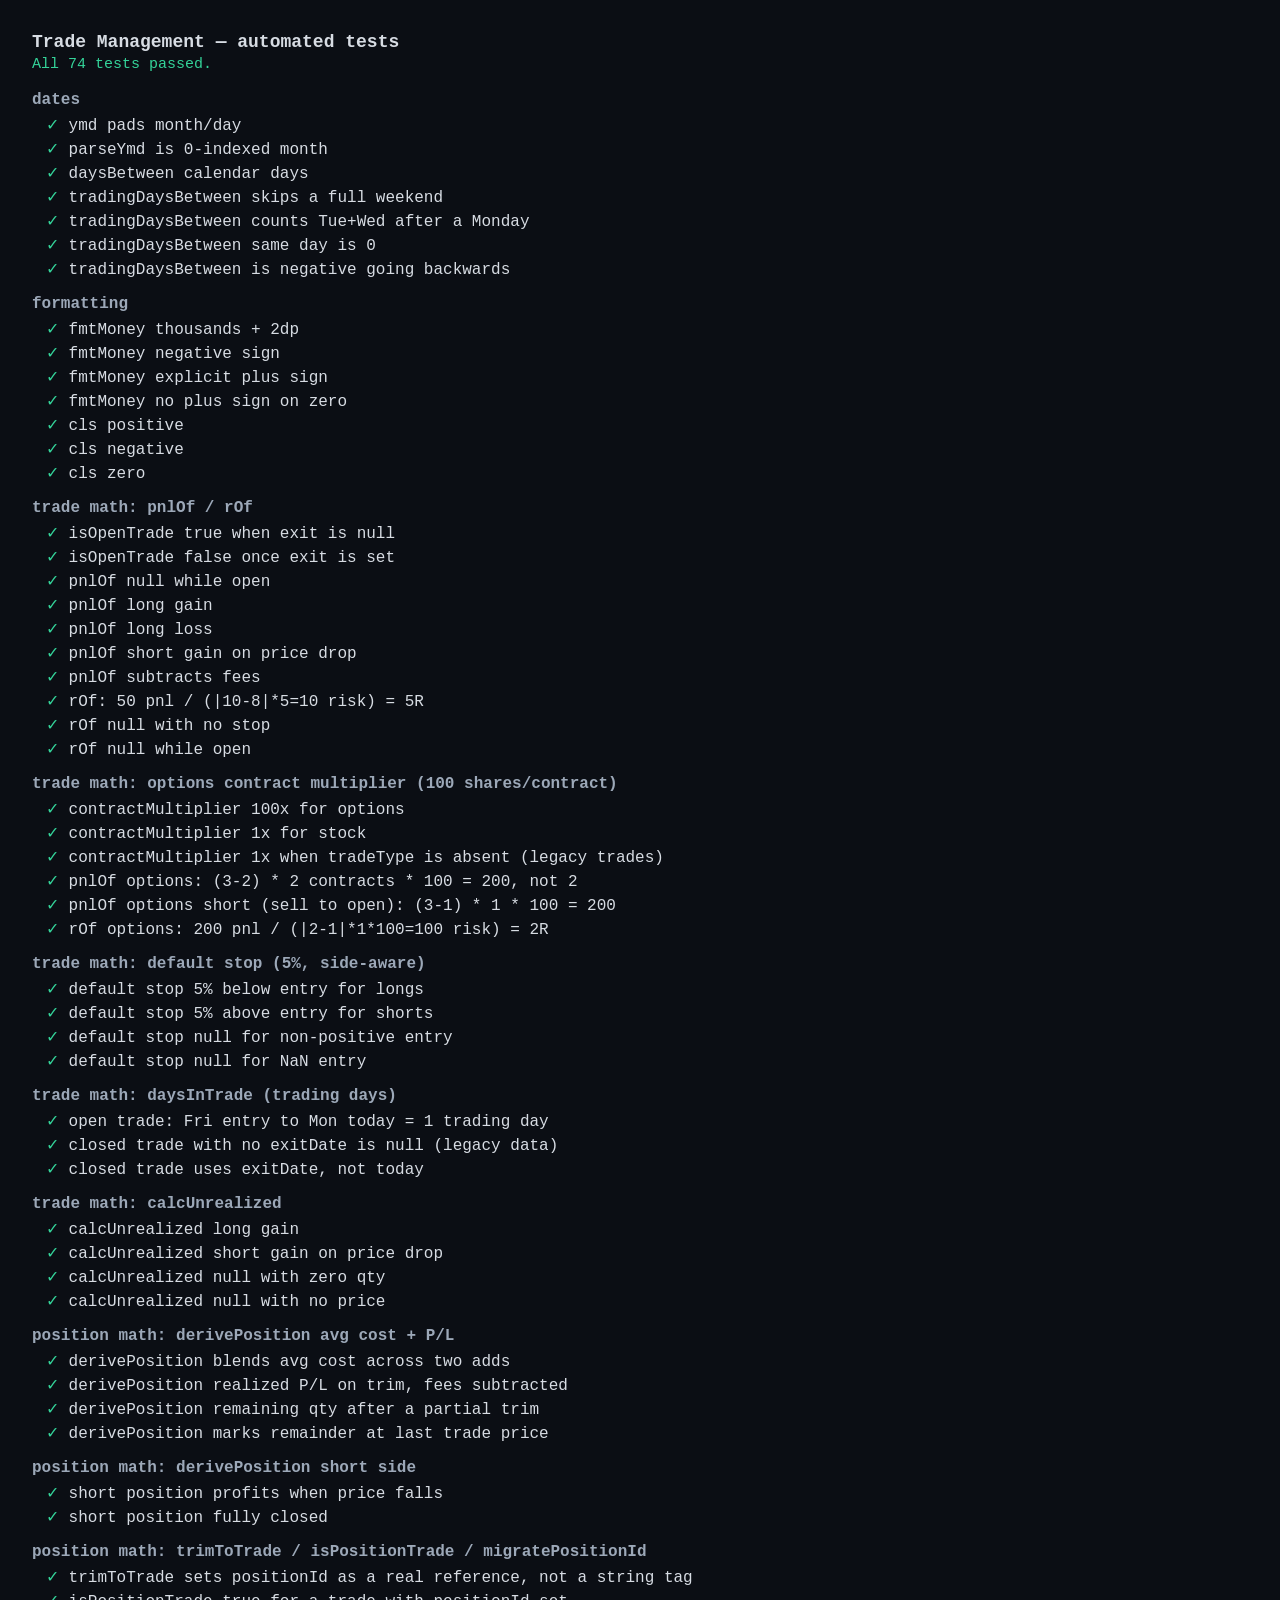
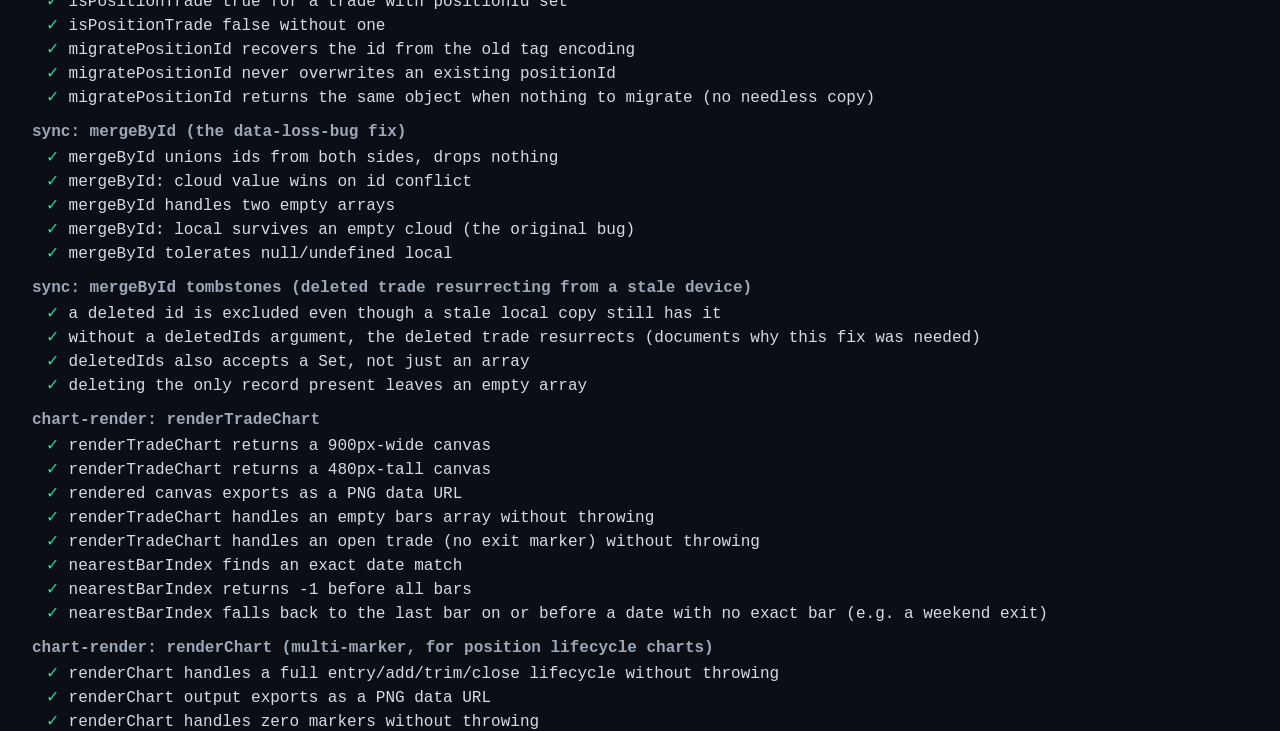
<file: tests.html>
<!doctype html>
<html lang="en">
<head>
<meta charset="utf-8">
<title>Trade Management — tests</title>
<style>
  body { font-family: ui-monospace, Consolas, monospace; background: #0b0e14; color: #d7dce3; padding: 24px; }
  h1 { font-size: 18px; margin: 0 0 4px; }
  #summary { font-size: 15px; margin: 4px 0 18px; }
  #summary.pass { color: #34d399; }
  #summary.fail { color: #f87171; }
  .group { margin: 0 0 4px; font-weight: 700; color: #9ca8b8; margin-top: 14px; }
  .row { padding: 2px 0 2px 14px; }
  .ok { color: #34d399; }
  .bad { color: #f87171; }
  .detail { color: #f87171; margin-left: 14px; white-space: pre-wrap; }
</style>
</head>
<body>
<h1>Trade Management — automated tests</h1>
<div id="summary">Running…</div>
<div id="out"></div>

<script src="trade-math.js"></script>
<script src="chart-render.js"></script>
<script>
const T = window.TradeMath;
const results = [];
let currentGroup = '';

function group(name) { currentGroup = name; }
function eq(actual, expected, label) {
  const pass = JSON.stringify(actual) === JSON.stringify(expected);
  results.push({ group: currentGroup, label, pass, actual, expected });
}
function close(actual, expected, label, eps = 1e-6) {
  const pass = typeof actual === 'number' && Math.abs(actual - expected) < eps;
  results.push({ group: currentGroup, label, pass, actual, expected });
}
function ok(cond, label) {
  results.push({ group: currentGroup, label, pass: !!cond, actual: cond, expected: true });
}

/* ---- dates ---- */
group('dates');
eq(T.ymd(new Date(2026, 0, 5)), '2026-01-05', 'ymd pads month/day');
eq(T.parseYmd('2026-03-01').getMonth(), 2, 'parseYmd is 0-indexed month');
eq(T.daysBetween('2026-01-01', '2026-01-10'), 9, 'daysBetween calendar days');
// Fri 2026-08-14 -> Mon 2026-08-17: 3 calendar days, but only Monday is a trading day.
eq(T.tradingDaysBetween('2026-08-14', '2026-08-17'), 1, 'tradingDaysBetween skips a full weekend');
eq(T.tradingDaysBetween('2026-08-17', '2026-08-19'), 2, 'tradingDaysBetween counts Tue+Wed after a Monday');
eq(T.tradingDaysBetween('2026-08-17', '2026-08-17'), 0, 'tradingDaysBetween same day is 0');
eq(T.tradingDaysBetween('2026-08-19', '2026-08-17'), -2, 'tradingDaysBetween is negative going backwards');

/* ---- formatting ---- */
group('formatting');
eq(T.fmtMoney(1234.5), '$1,234.50', 'fmtMoney thousands + 2dp');
eq(T.fmtMoney(-50), '-$50.00', 'fmtMoney negative sign');
eq(T.fmtMoney(50, { sign: true }), '+$50.00', 'fmtMoney explicit plus sign');
eq(T.fmtMoney(0, { sign: true }), '$0.00', 'fmtMoney no plus sign on zero');
eq(T.cls(5), 'pos', 'cls positive');
eq(T.cls(-5), 'neg', 'cls negative');
eq(T.cls(0), 'zero', 'cls zero');

/* ---- trade math ---- */
group('trade math: pnlOf / rOf');
ok(T.isOpenTrade({ exit: null }), 'isOpenTrade true when exit is null');
ok(!T.isOpenTrade({ exit: 10 }), 'isOpenTrade false once exit is set');
eq(T.pnlOf({ exit: null, entry: 10, qty: 5, side: 'long' }), null, 'pnlOf null while open');
close(T.pnlOf({ side: 'long', entry: 10, exit: 15, qty: 5, fees: 0 }), 25, 'pnlOf long gain');
close(T.pnlOf({ side: 'long', entry: 10, exit: 5, qty: 5, fees: 0 }), -25, 'pnlOf long loss');
close(T.pnlOf({ side: 'short', entry: 10, exit: 5, qty: 5, fees: 0 }), 25, 'pnlOf short gain on price drop');
close(T.pnlOf({ side: 'long', entry: 10, exit: 15, qty: 5, fees: 3 }), 22, 'pnlOf subtracts fees');
close(T.rOf({ side: 'long', entry: 10, exit: 20, qty: 5, stop: 8, fees: 0 }), 5, 'rOf: 50 pnl / (|10-8|*5=10 risk) = 5R');
eq(T.rOf({ side: 'long', entry: 10, exit: 15, qty: 1, stop: null, fees: 0 }), null, 'rOf null with no stop');
eq(T.rOf({ side: 'long', entry: 10, exit: null, qty: 1, stop: 8, fees: 0 }), null, 'rOf null while open');

group('trade math: options contract multiplier (100 shares/contract)');
eq(T.contractMultiplier({ tradeType: 'options' }), 100, 'contractMultiplier 100x for options');
eq(T.contractMultiplier({ tradeType: 'stock' }), 1, 'contractMultiplier 1x for stock');
eq(T.contractMultiplier({}), 1, 'contractMultiplier 1x when tradeType is absent (legacy trades)');
close(T.pnlOf({ tradeType: 'options', side: 'long', entry: 2, exit: 3, qty: 2, fees: 0 }), 200,
  'pnlOf options: (3-2) * 2 contracts * 100 = 200, not 2');
close(T.pnlOf({ tradeType: 'options', side: 'short', entry: 3, exit: 1, qty: 1, fees: 0 }), 200,
  'pnlOf options short (sell to open): (3-1) * 1 * 100 = 200');
close(T.rOf({ tradeType: 'options', side: 'long', entry: 2, exit: 4, qty: 1, stop: 1, fees: 0 }), 2,
  'rOf options: 200 pnl / (|2-1|*1*100=100 risk) = 2R');

group('trade math: default stop (5%, side-aware)');
close(T.computeDefaultStop(100, 'long'), 95, 'default stop 5% below entry for longs');
close(T.computeDefaultStop(100, 'short'), 105, 'default stop 5% above entry for shorts');
eq(T.computeDefaultStop(0, 'long'), null, 'default stop null for non-positive entry');
eq(T.computeDefaultStop(NaN, 'long'), null, 'default stop null for NaN entry');

group('trade math: daysInTrade (trading days)');
eq(T.daysInTrade({ exit: null, date: '2026-08-14' }, '2026-08-17'), 1, 'open trade: Fri entry to Mon today = 1 trading day');
eq(T.daysInTrade({ exit: 10, exitDate: null, date: '2026-08-01' }, '2026-08-17'), null, 'closed trade with no exitDate is null (legacy data)');
eq(T.daysInTrade({ exit: 10, exitDate: '2026-08-19', date: '2026-08-17' }, '2026-08-17'), 2, 'closed trade uses exitDate, not today');

group('trade math: calcUnrealized');
close(T.calcUnrealized('long', 100, 10, 110), 100, 'calcUnrealized long gain');
close(T.calcUnrealized('short', 100, 10, 90), 100, 'calcUnrealized short gain on price drop');
eq(T.calcUnrealized('long', 100, 0, 110), null, 'calcUnrealized null with zero qty');
eq(T.calcUnrealized('long', 100, 10, null), null, 'calcUnrealized null with no price');

/* ---- position math ---- */
group('position math: derivePosition avg cost + P/L');
(function () {
  const pos = {
    side: 'long', openDate: '2026-01-01',
    events: [
      { type: 'entry', date: '2026-01-01', price: 100, qty: 10 },
      { type: 'add',   date: '2026-01-05', price: 120, qty: 10 },   // avg now (100*10+120*10)/20 = 110
      { type: 'trim',  date: '2026-01-10', price: 130, qty: 5, fees: 1 }, // realized (130-110)*5-1 = 99
    ],
  };
  const d = T.derivePosition(pos);
  close(d.avgCost, 110, 'derivePosition blends avg cost across two adds');
  close(d.realizedPnl, 99, 'derivePosition realized P/L on trim, fees subtracted');
  eq(d.remainingQty, 15, 'derivePosition remaining qty after a partial trim');
  close(d.unrealizedPnl, (130 - 110) * 15, 'derivePosition marks remainder at last trade price');
})();

group('position math: derivePosition short side');
(function () {
  const pos = {
    side: 'short', openDate: '2026-01-01',
    events: [
      { type: 'entry', date: '2026-01-01', price: 100, qty: 10 },
      { type: 'trim', date: '2026-01-05', price: 90, qty: 10, fees: 0 },
    ],
  };
  const d = T.derivePosition(pos);
  close(d.realizedPnl, 100, 'short position profits when price falls');
  eq(d.remainingQty, 0, 'short position fully closed');
})();

group('position math: trimToTrade / isPositionTrade / migratePositionId');
(function () {
  const pos = { id: 'pos1', symbol: 'AAPL', side: 'long', platform: 'schwab', tags: '',
    openDate: '2026-01-01', events: [{ type: 'entry', date: '2026-01-01', price: 100, qty: 10 }] };
  const trade = T.trimToTrade(pos, { date: '2026-01-10', price: 120, qty: 5, fees: 0 }, 100, () => 'fixed-id');
  eq(trade.positionId, 'pos1', 'trimToTrade sets positionId as a real reference, not a string tag');
  ok(T.isPositionTrade(trade), 'isPositionTrade true for a trade with positionId set');
  ok(!T.isPositionTrade({ positionId: null }), 'isPositionTrade false without one');

  const legacy = { id: 't1', tags: 'position:pos1' };
  const migrated = T.migratePositionId(legacy);
  eq(migrated.positionId, 'pos1', 'migratePositionId recovers the id from the old tag encoding');
  const alreadyHasIt = { id: 't2', positionId: 'pos2', tags: 'position:pos1' };
  eq(T.migratePositionId(alreadyHasIt).positionId, 'pos2', 'migratePositionId never overwrites an existing positionId');
  const untouched = { id: 't3', notes: 'hi' };
  ok(T.migratePositionId(untouched) === untouched, 'migratePositionId returns the same object when nothing to migrate (no needless copy)');
})();

/* ---- cross-device sync ---- */
group('sync: mergeById (the data-loss-bug fix)');
(function () {
  const local = [{ id: 'a', v: 1 }, { id: 'b', v: 1 }];
  const cloud = [{ id: 'b', v: 2 }, { id: 'c', v: 1 }];
  const merged = T.mergeById(local, cloud);
  const ids = merged.map(x => x.id).sort();
  eq(ids, ['a', 'b', 'c'], 'mergeById unions ids from both sides, drops nothing');
  eq(merged.find(x => x.id === 'b').v, 2, 'mergeById: cloud value wins on id conflict');
  eq(T.mergeById([], []), [], 'mergeById handles two empty arrays');
  eq(T.mergeById([{ id: 'a', v: 1 }], []), [{ id: 'a', v: 1 }], 'mergeById: local survives an empty cloud (the original bug)');
  eq(T.mergeById(null, [{ id: 'a', v: 1 }]), [{ id: 'a', v: 1 }], 'mergeById tolerates null/undefined local');
})();

group('sync: mergeById tombstones (deleted trade resurrecting from a stale device)');
(function () {
  // The actual bug: device A deletes trade "b" (cloud no longer has it), but device B still
  // has its old, stale local copy of "b" and hasn't synced since. Without a tombstone, device
  // B's next sync would union its stale "b" back into the merged result and re-push it to
  // cloud -- the delete "undoes itself." With "b" recorded as deleted, it must stay gone.
  const staleLocal = [{ id: 'a', v: 1 }, { id: 'b', v: 1 }];
  const freshCloud = [{ id: 'a', v: 1 }]; // "b" already deleted elsewhere
  const deleted = ['b'];
  const merged = T.mergeById(staleLocal, freshCloud, deleted);
  eq(merged.map(x => x.id).sort(), ['a'], 'a deleted id is excluded even though a stale local copy still has it');

  eq(T.mergeById(staleLocal, freshCloud), [{ id: 'a', v: 1 }, { id: 'b', v: 1 }],
    'without a deletedIds argument, the deleted trade resurrects (documents why this fix was needed)');

  eq(T.mergeById(staleLocal, freshCloud, new Set(['b'])).map(x => x.id).sort(), ['a'],
    'deletedIds also accepts a Set, not just an array');

  eq(T.mergeById([{ id: 'a', v: 1 }], [], ['a']), [], 'deleting the only record present leaves an empty array');
})();

/* ---- chart rendering ---- */
group('chart-render: renderTradeChart');
(function () {
  const bars = [
    { date: '2026-01-05', open: 100, high: 102, low: 99, close: 101 },
    { date: '2026-01-06', open: 101, high: 103, low: 100, close: 102 },
    { date: '2026-01-07', open: 102, high: 105, low: 101, close: 104 },
  ];
  const canvas = window.ChartRender.renderTradeChart(bars, {
    symbol: 'AAPL', side: 'long', entryDate: '2026-01-05', entryPrice: 100, exitDate: '2026-01-07', exitPrice: 104,
  });
  eq(canvas.width, 900, 'renderTradeChart returns a 900px-wide canvas');
  eq(canvas.height, 480, 'renderTradeChart returns a 480px-tall canvas');
  ok(canvas.toDataURL('image/png').startsWith('data:image/png'), 'rendered canvas exports as a PNG data URL');

  const empty = window.ChartRender.renderTradeChart([], { symbol: 'AAPL', side: 'long' });
  ok(empty.width === 900, 'renderTradeChart handles an empty bars array without throwing');

  const openTrade = window.ChartRender.renderTradeChart(bars, { symbol: 'AAPL', side: 'long', entryDate: '2026-01-05', entryPrice: 100 });
  ok(openTrade.width === 900, 'renderTradeChart handles an open trade (no exit marker) without throwing');

  eq(window.ChartRender.nearestBarIndex(bars, '2026-01-06'), 1, 'nearestBarIndex finds an exact date match');
  eq(window.ChartRender.nearestBarIndex(bars, '2026-01-04'), -1, 'nearestBarIndex returns -1 before all bars');
  eq(window.ChartRender.nearestBarIndex(bars, '2026-01-10'), 2, 'nearestBarIndex falls back to the last bar on or before a date with no exact bar (e.g. a weekend exit)');
})();

group('chart-render: renderChart (multi-marker, for position lifecycle charts)');
(function () {
  const bars = [
    { date: '2026-01-05', open: 100, high: 102, low: 99, close: 101 },
    { date: '2026-01-06', open: 101, high: 103, low: 100, close: 102 },
    { date: '2026-01-07', open: 102, high: 105, low: 101, close: 104 },
    { date: '2026-01-08', open: 104, high: 106, low: 103, close: 105 },
  ];
  const markers = [
    { date: '2026-01-05', price: 100, label: 'ENTRY', color: window.ChartRender.COLORS.entry, dir: 'up' },
    { date: '2026-01-06', price: 102, label: 'ADD', color: window.ChartRender.COLORS.add, dir: 'up' },
    { date: '2026-01-07', price: 104, label: 'TRIM', color: window.ChartRender.COLORS.trim, dir: 'down' },
    { date: '2026-01-08', price: 105, label: 'CLOSE', color: window.ChartRender.COLORS.close, dir: 'down' },
  ];
  const canvas = window.ChartRender.renderChart(bars, { symbol: 'AAPL', markers });
  eq(canvas.width, 900, 'renderChart handles a full entry/add/trim/close lifecycle without throwing');
  ok(canvas.toDataURL('image/png').startsWith('data:image/png'), 'renderChart output exports as a PNG data URL');

  const noMarkers = window.ChartRender.renderChart(bars, { symbol: 'AAPL', markers: [] });
  ok(noMarkers.width === 900, 'renderChart handles zero markers without throwing');

  const noArgs = window.ChartRender.renderChart(bars);
  ok(noArgs.width === 900, 'renderChart tolerates a missing options object (defaults markers to [])');
})();

/* ---- render ---- */
const byGroup = new Map();
for (const r of results) {
  if (!byGroup.has(r.group)) byGroup.set(r.group, []);
  byGroup.get(r.group).push(r);
}
const out = document.getElementById('out');
let passCount = 0;
for (const [g, rows] of byGroup) {
  const h = document.createElement('div');
  h.className = 'group';
  h.textContent = g;
  out.appendChild(h);
  for (const r of rows) {
    if (r.pass) passCount++;
    const row = document.createElement('div');
    row.className = 'row';
    row.innerHTML = `<span class="${r.pass ? 'ok' : 'bad'}">${r.pass ? '✓' : '✗'}</span> ${r.label}`;
    out.appendChild(row);
    if (!r.pass) {
      const d = document.createElement('div');
      d.className = 'detail';
      d.textContent = `expected ${JSON.stringify(r.expected)}, got ${JSON.stringify(r.actual)}`;
      out.appendChild(d);
    }
  }
}
const summary = document.getElementById('summary');
const failCount = results.length - passCount;
summary.textContent = failCount === 0
  ? `All ${results.length} tests passed.`
  : `${failCount} of ${results.length} tests FAILED.`;
summary.className = failCount === 0 ? 'pass' : 'fail';
</script>
</body>
</html>
</file>
